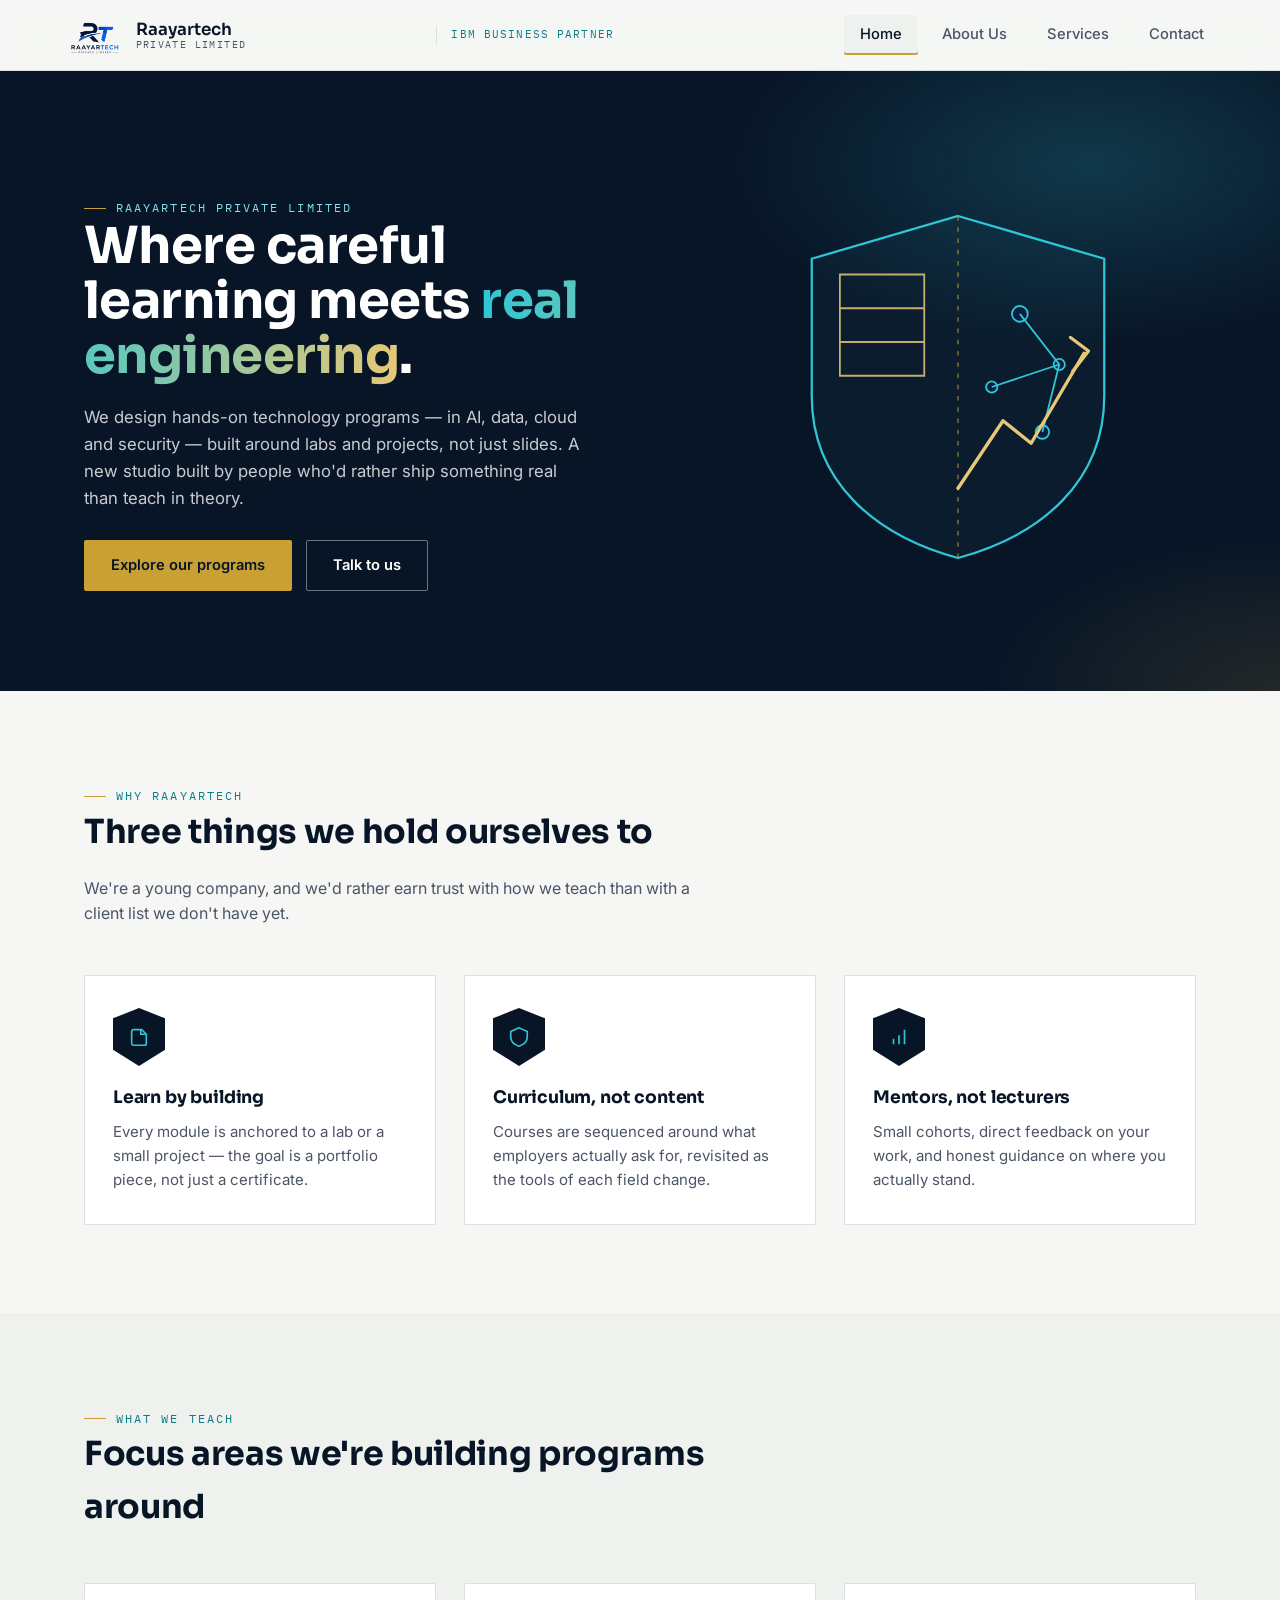
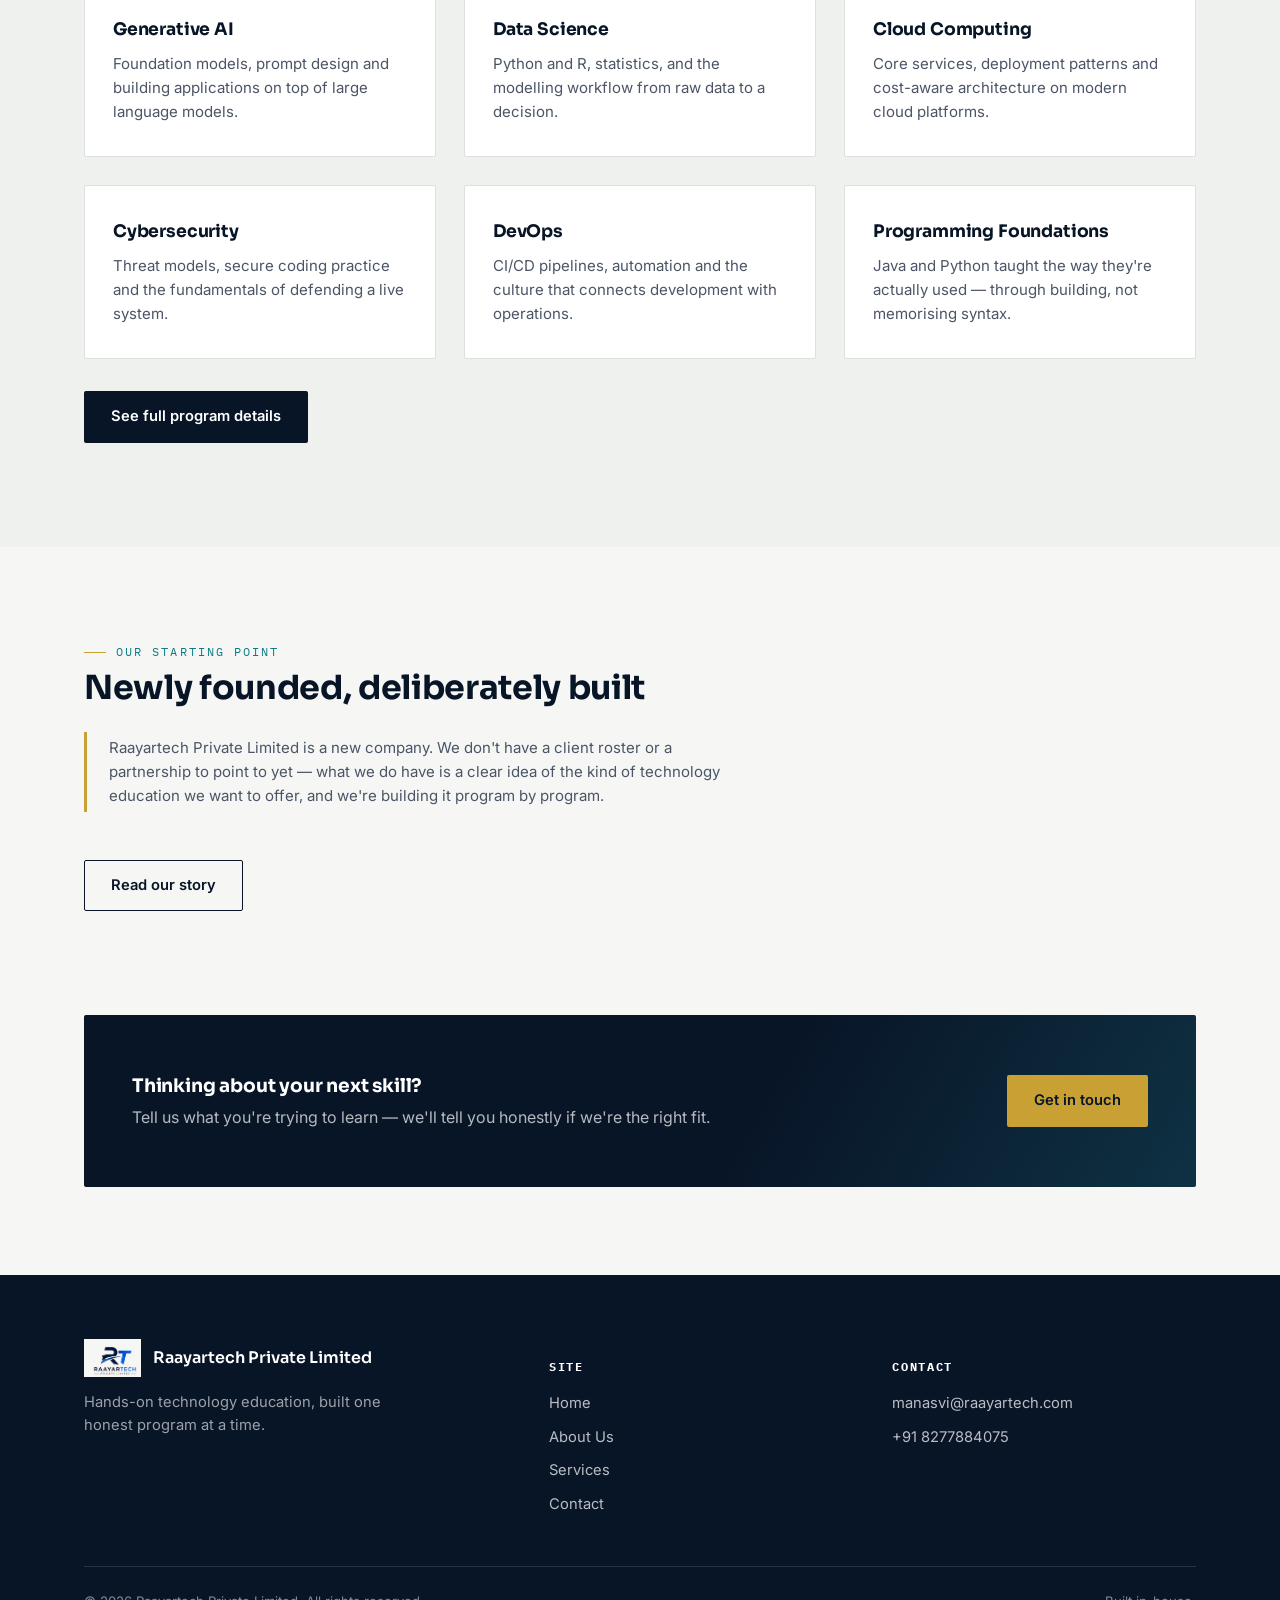
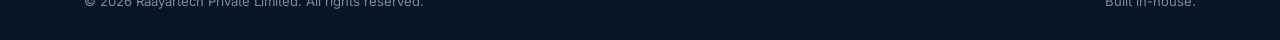
<file: index.html>
<!DOCTYPE html>
<html lang="en">
<head>
<meta charset="UTF-8">
<meta name="viewport" content="width=device-width, initial-scale=1.0">
<title>Raayartech Private Limited | Skills for the Technology-Driven Economy</title>
<meta name="description" content="Raayartech Private Limited builds hands-on, industry-aligned technology training in AI, data, cloud and cybersecurity — designed to make learners job-ready.">
<link rel="icon" href="logo.jpg">
<link rel="preconnect" href="https://fonts.googleapis.com">
<link href="https://fonts.googleapis.com/css2?family=Sora:wght@500;600;700&family=Inter:wght@400;500;600&family=IBM+Plex+Mono:wght@500&display=swap" rel="stylesheet">
<link rel="stylesheet" href="style.css">
</head>
<body>

<header class="site-header">
  <div class="container nav">
    <a href="index.html" class="brand">
      <img src="logo.jpg" alt="Raayartech Private Limited logo">
      <span class="brand-name">Raayartech<small>PRIVATE LIMITED</small></span>
    </a>
    <span class="partner-badge">IBM Business Partner</span>
    <span class="partner-badge-mobile">IBM Business Partner</span>
    <nav class="nav-links" id="nav-links">
      <a href="index.html" class="active">Home</a>
      <a href="about.html">About Us</a>
      <a href="services.html">Services</a>
      <a href="contact.html">Contact</a>
    </nav>
    <button class="nav-toggle" aria-label="Toggle menu" aria-expanded="false">
      <span></span><span></span><span></span>
    </button>
  </div>
</header>

<!-- HERO -->
<section class="hero">
  <div class="container hero-grid">
    <div>
      <span class="eyebrow" style="color:#7fe3ee;">Raayartech Private Limited</span>
      <h1>Where careful learning meets <em>real engineering</em>.</h1>
      <p class="lead">We design hands-on technology programs — in AI, data, cloud and security — built around labs and projects, not just slides. A new studio built by people who'd rather ship something real than teach in theory.</p>
      <div class="hero-cta">
        <a href="services.html" class="btn btn-gold">Explore our programs</a>
        <a href="contact.html" class="btn-ghost btn" style="border-color:rgba(255,255,255,.4); color:#fff;">Talk to us</a>
      </div>
    </div>
    <div class="shield-mark" aria-hidden="true">
      <svg viewBox="0 0 300 320" fill="none" xmlns="http://www.w3.org/2000/svg">
        <path d="M150 8 L280 46 L280 168 C280 244 224 292 150 312 C76 292 20 244 20 168 L20 46 Z" stroke="#2fc6d6" stroke-width="2" fill="rgba(47,198,214,0.04)"/>
        <path d="M150 8 V312" stroke="#c9a034" stroke-width="1.4" stroke-dasharray="4 6" opacity="0.6"/>
        <g stroke="#e6c877" stroke-width="1.6" opacity="0.85">
          <path d="M45 60 H120 V150 H45 Z" fill="none"/>
          <path d="M45 90 H120 M45 120 H120"/>
        </g>
        <g stroke="#2fc6d6" stroke-width="1.6">
          <circle cx="205" cy="95" r="7" fill="#0b1e3d"/>
          <circle cx="240" cy="140" r="5" fill="#0b1e3d"/>
          <circle cx="180" cy="160" r="5" fill="#0b1e3d"/>
          <circle cx="225" cy="200" r="6" fill="#0b1e3d"/>
          <path d="M205 95 L240 140 L225 200 M240 140 L180 160"/>
        </g>
        <path d="M150 250 L190 190 L215 210 L262 130" stroke="#e6c877" stroke-width="3" fill="none" stroke-linecap="round" stroke-linejoin="round"/>
        <path d="M250 116 L266 128 L252 146" stroke="#e6c877" stroke-width="3" fill="none" stroke-linecap="round" stroke-linejoin="round"/>
      </svg>
    </div>
  </div>
</section>

<!-- PILLARS -->
<section>
  <div class="container">
    <div class="section-head">
      <span class="eyebrow">Why Raayartech</span>
      <h2>Three things we hold ourselves to</h2>
      <p>We're a young company, and we'd rather earn trust with how we teach than with a client list we don't have yet.</p>
    </div>
    <div class="grid grid-3">
      <div class="card">
        <div class="badge">
          <svg viewBox="0 0 24 24" fill="none" stroke="currentColor" stroke-width="1.8"><path d="M4 19V6a2 2 0 0 1 2-2h9l5 5v10a2 2 0 0 1-2 2H6a2 2 0 0 1-2-2Z"/><path d="M14 4v5h5"/></svg>
        </div>
        <h3>Learn by building</h3>
        <p>Every module is anchored to a lab or a small project — the goal is a portfolio piece, not just a certificate.</p>
      </div>
      <div class="card">
        <div class="badge">
          <svg viewBox="0 0 24 24" fill="none" stroke="currentColor" stroke-width="1.8"><path d="M12 2 3 6v6c0 5 4 8.5 9 10 5-1.5 9-5 9-10V6Z"/></svg>
        </div>
        <h3>Curriculum, not content</h3>
        <p>Courses are sequenced around what employers actually ask for, revisited as the tools of each field change.</p>
      </div>
      <div class="card">
        <div class="badge">
          <svg viewBox="0 0 24 24" fill="none" stroke="currentColor" stroke-width="1.8"><path d="M12 20V10M18 20V4M6 20v-6"/></svg>
        </div>
        <h3>Mentors, not lecturers</h3>
        <p>Small cohorts, direct feedback on your work, and honest guidance on where you actually stand.</p>
      </div>
    </div>
  </div>
</section>

<!-- FOCUS AREAS -->
<section class="alt-bg">
  <div class="container">
    <div class="section-head">
      <span class="eyebrow">What we teach</span>
      <h2>Focus areas we're building programs around</h2>
    </div>
    <div class="grid grid-3">
      <div class="card">
        <h3>Generative AI</h3>
        <p>Foundation models, prompt design and building applications on top of large language models.</p>
      </div>
      <div class="card">
        <h3>Data Science</h3>
        <p>Python and R, statistics, and the modelling workflow from raw data to a decision.</p>
      </div>
      <div class="card">
        <h3>Cloud Computing</h3>
        <p>Core services, deployment patterns and cost-aware architecture on modern cloud platforms.</p>
      </div>
      <div class="card">
        <h3>Cybersecurity</h3>
        <p>Threat models, secure coding practice and the fundamentals of defending a live system.</p>
      </div>
      <div class="card">
        <h3>DevOps</h3>
        <p>CI/CD pipelines, automation and the culture that connects development with operations.</p>
      </div>
      <div class="card">
        <h3>Programming Foundations</h3>
        <p>Java and Python taught the way they're actually used — through building, not memorising syntax.</p>
      </div>
    </div>
    <p style="margin-top:32px;"><a href="services.html" class="btn btn-primary">See full program details</a></p>
  </div>
</section>

<!-- STORY STRIP -->
<section>
  <div class="container">
    <div class="section-head">
      <span class="eyebrow">Our starting point</span>
      <h2>Newly founded, deliberately built</h2>
      <p class="note">Raayartech Private Limited is a new company. We don't have a client roster or a partnership to point to yet — what we do have is a clear idea of the kind of technology education we want to offer, and we're building it program by program.</p>
    </div>
    <p><a href="about.html" class="btn-ghost btn">Read our story</a></p>
  </div>
</section>

<!-- CTA -->
<section style="padding-top:0;">
  <div class="container">
    <div class="cta-band">
      <div>
        <h3>Thinking about your next skill?</h3>
        <p>Tell us what you're trying to learn — we'll tell you honestly if we're the right fit.</p>
      </div>
      <a href="contact.html" class="btn btn-gold">Get in touch</a>
    </div>
  </div>
</section>

<footer class="site-footer">
  <div class="container">
    <div class="footer-grid">
      <div>
        <div class="footer-brand">
          <img src="logo.jpg" alt="Raayartech logo">
          <span>Raayartech Private Limited</span>
        </div>
        <p style="max-width:34ch; color:rgba(255,255,255,.6); font-size:.92rem;">Hands-on technology education, built one honest program at a time.</p>
      </div>
      <div>
        <h5>Site</h5>
        <ul>
          <li><a href="index.html">Home</a></li>
          <li><a href="about.html">About Us</a></li>
          <li><a href="services.html">Services</a></li>
          <li><a href="contact.html">Contact</a></li>
        </ul>
      </div>
      <div>
        <h5>Contact</h5>
        <ul>
          <li>manasvi@raayartech.com</li>
          <li>+91 8277884075</li>
        </ul>
      </div>
    </div>
    <div class="footer-bottom">
      <span>© <span id="year"></span> Raayartech Private Limited. All rights reserved.</span>
      <span>Built in-house.</span>
    </div>
  </div>
</footer>

<script src="script.js"></script>
</body>
</html>
</file>
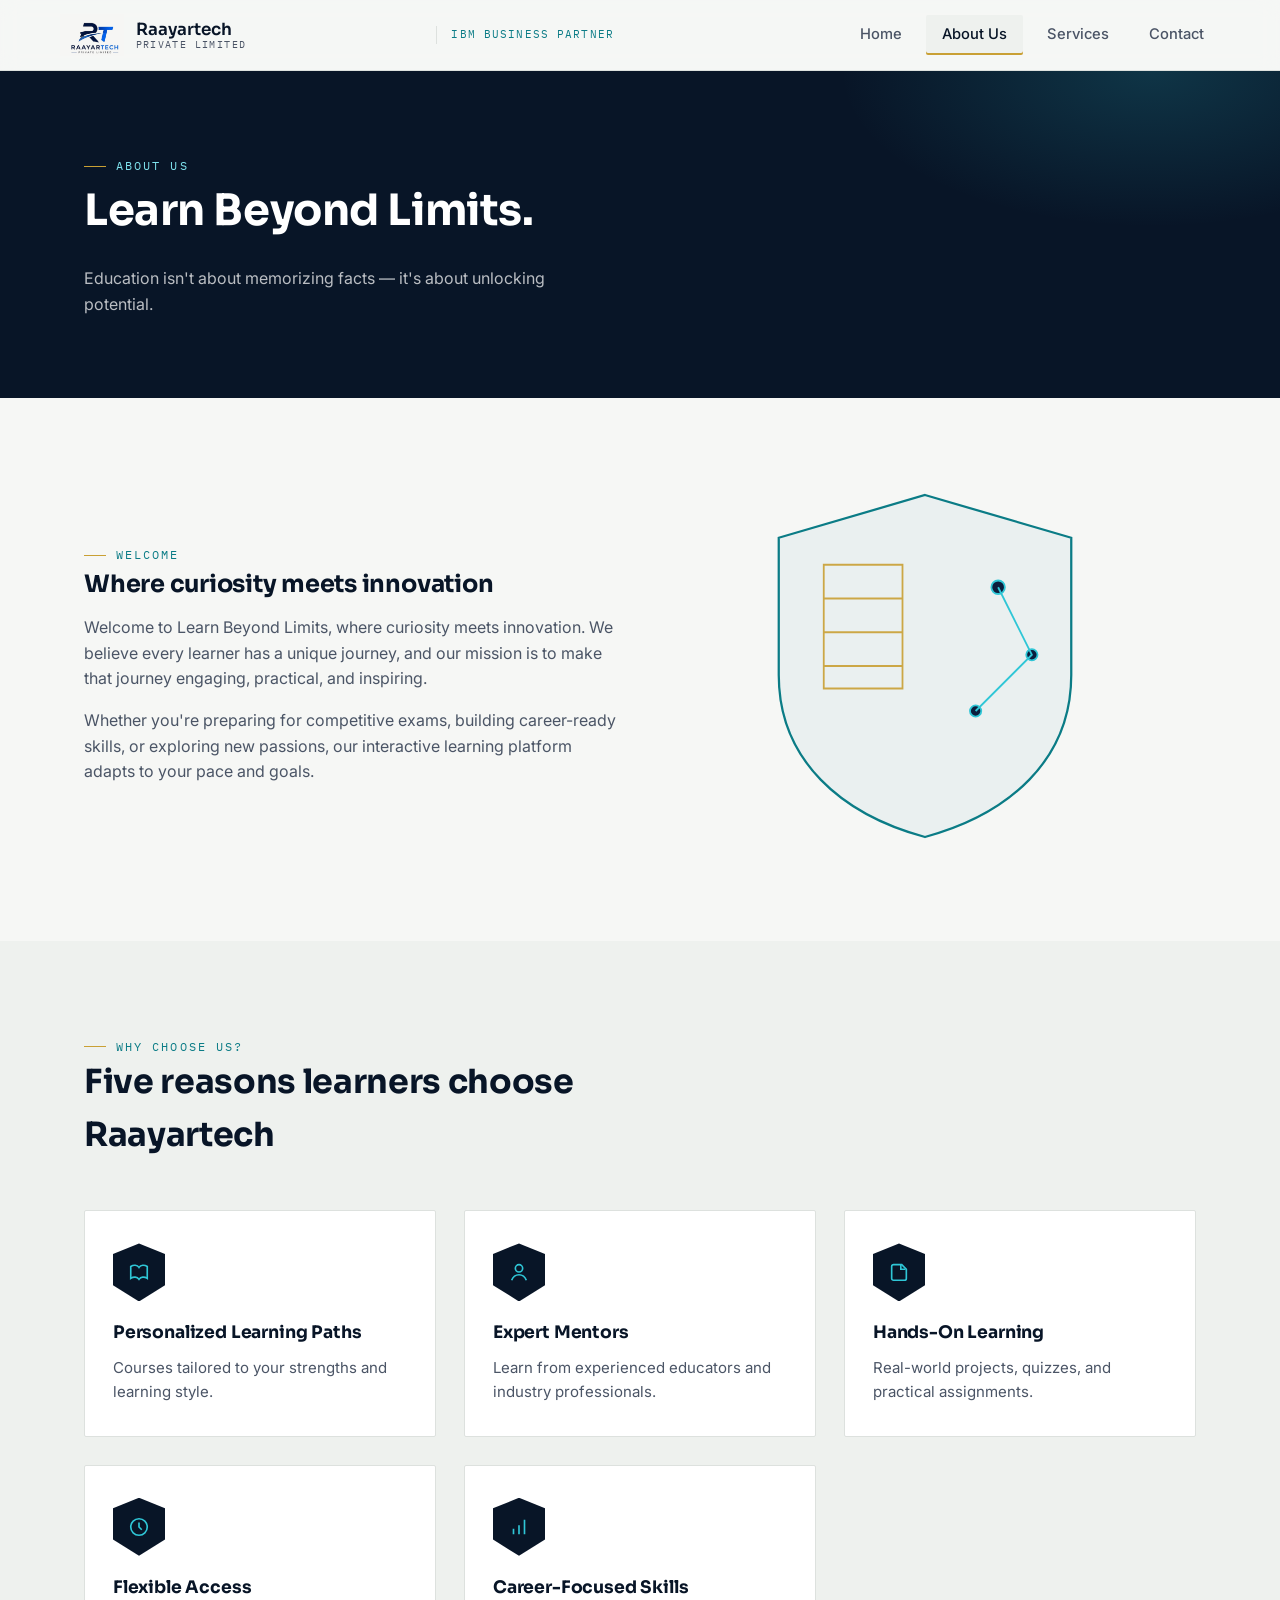
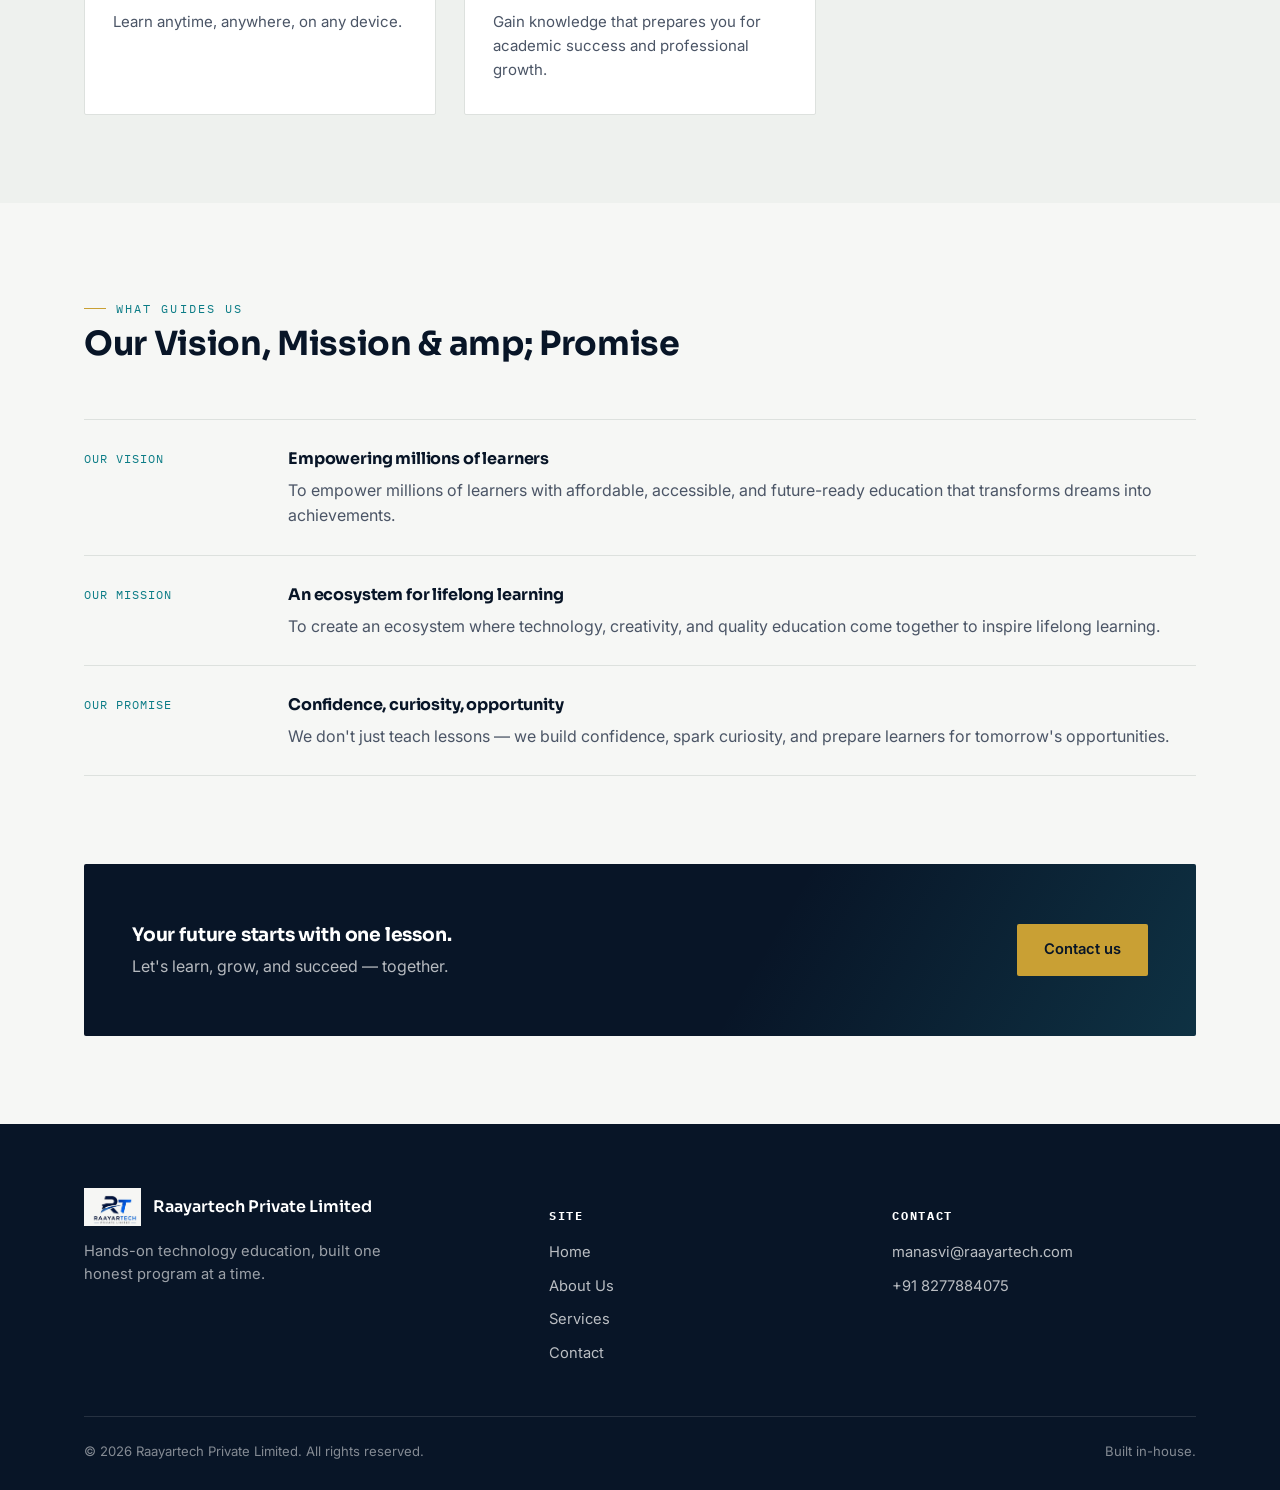
<file: about.html>
<!DOCTYPE html>
<html lang="en">
<head>
<meta charset="UTF-8">
<meta name="viewport" content="width=device-width, initial-scale=1.0">
<title>About Us | Raayartech Private Limited</title>
<meta name="description" content="Raayartech Private Limited — Learn Beyond Limits. A newly founded edtech company building hands-on, personalized technology programs from the ground up.">
<link rel="icon" href="logo.jpg">
<link rel="preconnect" href="https://fonts.googleapis.com">
<link href="https://fonts.googleapis.com/css2?family=Sora:wght@500;600;700&family=Inter:wght@400;500;600&family=IBM+Plex+Mono:wght@500&display=swap" rel="stylesheet">
<link rel="stylesheet" href="style.css">
</head>
<body>

<header class="site-header">
  <div class="container nav">
    <a href="index.html" class="brand">
      <img src="logo.jpg" alt="Raayartech Private Limited logo">
      <span class="brand-name">Raayartech<small>PRIVATE LIMITED</small></span>
    </a>
    <span class="partner-badge">IBM Business Partner</span>
    <span class="partner-badge-mobile">IBM Business Partner</span>
    <nav class="nav-links" id="nav-links">
      <a href="index.html">Home</a>
      <a href="about.html" class="active">About Us</a>
      <a href="services.html">Services</a>
      <a href="contact.html">Contact</a>
    </nav>
    <button class="nav-toggle" aria-label="Toggle menu" aria-expanded="false">
      <span></span><span></span><span></span>
    </button>
  </div>
</header>

<section class="page-hero">
  <div class="container">
    <span class="eyebrow" style="color:#7fe3ee;">About Us</span>
    <h1>Learn Beyond Limits.</h1>
    <p>Education isn't about memorizing facts — it's about unlocking potential.</p>
  </div>
</section>

<section>
  <div class="container">
    <div class="grid grid-2" style="align-items:center;">
      <div>
        <span class="eyebrow">Welcome</span>
        <h2>Where curiosity meets innovation</h2>
        <p>Welcome to Learn Beyond Limits, where curiosity meets innovation. We believe every learner has a unique journey, and our mission is to make that journey engaging, practical, and inspiring.</p>
        <p>Whether you're preparing for competitive exams, building career-ready skills, or exploring new passions, our interactive learning platform adapts to your pace and goals.</p>
      </div>
      <div class="shield-mark" aria-hidden="true">
        <svg viewBox="0 0 300 320" fill="none" xmlns="http://www.w3.org/2000/svg">
          <path d="M150 8 L280 46 L280 168 C280 244 224 292 150 312 C76 292 20 244 20 168 L20 46 Z" stroke="#0b7c86" stroke-width="2" fill="rgba(11,124,134,0.05)"/>
          <g stroke="#c9a034" stroke-width="1.6" opacity="0.9">
            <path d="M60 70 H130 V180 H60 Z" fill="none"/>
            <path d="M60 100 H130 M60 130 H130 M60 160 H130"/>
          </g>
          <g stroke="#2fc6d6" stroke-width="1.6">
            <circle cx="215" cy="90" r="6" fill="#0b1e3d"/>
            <circle cx="245" cy="150" r="5" fill="#0b1e3d"/>
            <circle cx="195" cy="200" r="5" fill="#0b1e3d"/>
            <path d="M215 90 L245 150 L195 200"/>
          </g>
        </svg>
      </div>
    </div>
  </div>
</section>

<section class="alt-bg">
  <div class="container">
    <div class="section-head">
      <span class="eyebrow">Why Choose Us?</span>
      <h2>Five reasons learners choose Raayartech</h2>
    </div>
    <div class="grid grid-3">
      <div class="card">
        <div class="badge">
          <svg viewBox="0 0 24 24" fill="none" stroke="currentColor" stroke-width="1.8"><path d="M12 20c-2-3-6-3-9-1V6c3-2 7-2 9 1 2-3 6-3 9-1v13c-3-2-7-2-9 1Z"/></svg>
        </div>
        <h3>Personalized Learning Paths</h3>
        <p>Courses tailored to your strengths and learning style.</p>
      </div>
      <div class="card">
        <div class="badge">
          <svg viewBox="0 0 24 24" fill="none" stroke="currentColor" stroke-width="1.8"><circle cx="12" cy="8" r="4"/><path d="M4 21c1.5-4 5-6 8-6s6.5 2 8 6"/></svg>
        </div>
        <h3>Expert Mentors</h3>
        <p>Learn from experienced educators and industry professionals.</p>
      </div>
      <div class="card">
        <div class="badge">
          <svg viewBox="0 0 24 24" fill="none" stroke="currentColor" stroke-width="1.8"><path d="M4 19V6a2 2 0 0 1 2-2h9l5 5v10a2 2 0 0 1-2 2H6a2 2 0 0 1-2-2Z"/><path d="M14 4v5h5"/></svg>
        </div>
        <h3>Hands-On Learning</h3>
        <p>Real-world projects, quizzes, and practical assignments.</p>
      </div>
      <div class="card">
        <div class="badge">
          <svg viewBox="0 0 24 24" fill="none" stroke="currentColor" stroke-width="1.8"><circle cx="12" cy="12" r="9"/><path d="M12 7v5l3 3"/></svg>
        </div>
        <h3>Flexible Access</h3>
        <p>Learn anytime, anywhere, on any device.</p>
      </div>
      <div class="card">
        <div class="badge">
          <svg viewBox="0 0 24 24" fill="none" stroke="currentColor" stroke-width="1.8"><path d="M12 20V10M18 20V4M6 20v-6"/></svg>
        </div>
        <h3>Career-Focused Skills</h3>
        <p>Gain knowledge that prepares you for academic success and professional growth.</p>
      </div>
    </div>
  </div>
</section>

<section>
  <div class="container">
    <div class="section-head">
      <span class="eyebrow">What guides us</span>
      <h2>Our Vision, Mission & amp; Promise</h2>
    </div>
    <div class="rowlist">
      <div>
        <span class="tag">Our Vision</span>
        <div>
          <h4 style="margin:0 0 6px;">Empowering millions of learners</h4>
          <p style="margin:0;">To empower millions of learners with affordable, accessible, and future-ready education that transforms dreams into achievements.</p>
        </div>
      </div>
      <div>
        <span class="tag">Our Mission</span>
        <div>
          <h4 style="margin:0 0 6px;">An ecosystem for lifelong learning</h4>
          <p style="margin:0;">To create an ecosystem where technology, creativity, and quality education come together to inspire lifelong learning.</p>
        </div>
      </div>
      <div>
        <span class="tag">Our Promise</span>
        <div>
          <h4 style="margin:0 0 6px;">Confidence, curiosity, opportunity</h4>
          <p style="margin:0;">We don't just teach lessons — we build confidence, spark curiosity, and prepare learners for tomorrow's opportunities.</p>
        </div>
      </div>
    </div>
  </div>
</section>

<section style="padding-top:0;">
  <div class="container">
    <div class="cta-band">
      <div>
        <h3>Your future starts with one lesson.</h3>
        <p>Let's learn, grow, and succeed — together.</p>
      </div>
      <a href="contact.html" class="btn btn-gold">Contact us</a>
    </div>
  </div>
</section>

<footer class="site-footer">
  <div class="container">
    <div class="footer-grid">
      <div>
        <div class="footer-brand">
          <img src="logo.jpg" alt="Raayartech logo">
          <span>Raayartech Private Limited</span>
        </div>
        <p style="max-width:34ch; color:rgba(255,255,255,.6); font-size:.92rem;">Hands-on technology education, built one honest program at a time.</p>
      </div>
      <div>
        <h5>Site</h5>
        <ul>
          <li><a href="index.html">Home</a></li>
          <li><a href="about.html">About Us</a></li>
          <li><a href="services.html">Services</a></li>
          <li><a href="contact.html">Contact</a></li>
        </ul>
      </div>
      <div>
        <h5>Contact</h5>
        <ul>
           <li>manasvi@raayartech.com</li>
          <li>+91 8277884075</li>
        </ul>
      </div>
    </div>
    <div class="footer-bottom">
      <span>© <span id="year"></span> Raayartech Private Limited. All rights reserved.</span>
      <span>Built in-house.</span>
    </div>
  </div>
</footer>

<script src="script.js"></script>
</body>
</html>
</file>
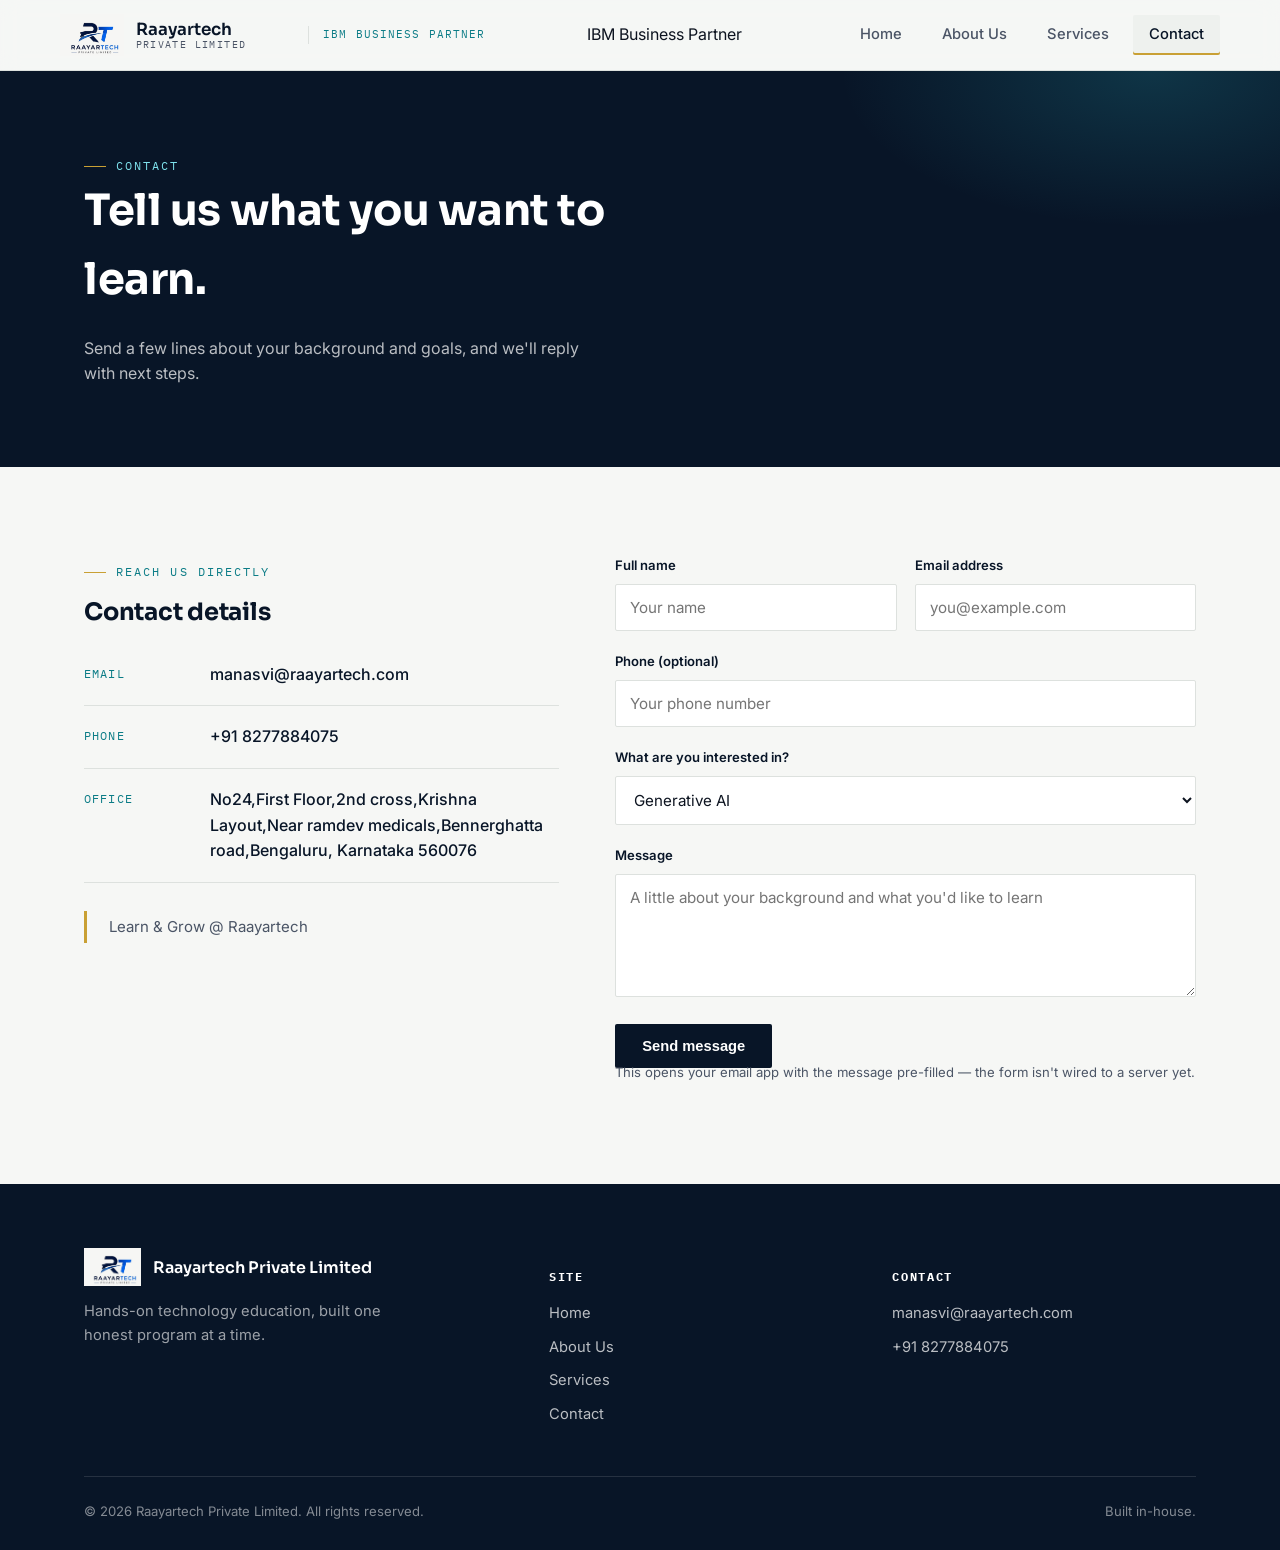
<file: contact.html>
<!DOCTYPE html>
<html lang="en">
<head>
<meta charset="UTF-8">
<meta name="viewport" content="width=device-width, initial-scale=1.0">
<title>Contact | Raayartech Private Limited</title>
<meta name="description" content="Get in touch with Raayartech Private Limited about our technology training programs.">
<link rel="icon" href="logo.jpg">
<link rel="preconnect" href="https://fonts.googleapis.com">
<link href="https://fonts.googleapis.com/css2?family=Sora:wght@500;600;700&family=Inter:wght@400;500;600&family=IBM+Plex+Mono:wght@500&display=swap" rel="stylesheet">
<link rel="stylesheet" href="style.css">
</head>
<body>

<header class="site-header">
  <div class="container nav">
    <a href="index.html" class="brand">
      <img src="logo.jpg" alt="Raayartech Private Limited logo">
      <span class="brand-name">Raayartech<small>PRIVATE LIMITED</small></span>
    </a>
    <span class="partner-badge">IBM Business Partner</span
    <span class="partner-badge-mobile">IBM Business Partner</span>
    <nav class="nav-links" id="nav-links">
      <a href="index.html">Home</a>
      <a href="about.html">About Us</a>
      <a href="services.html">Services</a>
      <a href="contact.html" class="active">Contact</a>
    </nav>
    <button class="nav-toggle" aria-label="Toggle menu" aria-expanded="false">
      <span></span><span></span><span></span>
    </button>
  </div>
</header>

<section class="page-hero">
  <div class="container">
    <span class="eyebrow" style="color:#7fe3ee;">Contact</span>
    <h1>Tell us what you want to learn.</h1>
    <p>Send a few lines about your background and goals, and we'll reply with next steps.</p>
  </div>
</section>

<section>
  <div class="container contact-grid">
    <div>
      <span class="eyebrow">Reach us directly</span>
      <h2 style="margin-top:12px;">Contact details</h2>

      <div class="contact-detail">
        <span class="k">Email</span>
        <span class="v">manasvi@raayartech.com</span>
      </div>
      <div class="contact-detail">
        <span class="k">Phone</span>
        <span class="v">+91 8277884075</span>
      </div>
      <div class="contact-detail">
        <span class="k">Office</span>
        <span class="v">No24,First Floor,2nd cross,Krishna Layout,Near ramdev medicals,Bennerghatta road,Bengaluru, Karnataka 560076</span>
      </div>
      <p class="note" style="margin-top:28px;">Learn & Grow @ Raayartech</p>
    </div>

    <div>
      <form id="contact-form">
        <div class="form-row">
          <div class="form-field">
            <label for="name">Full name</label>
            <input type="text" id="name" name="name" required placeholder="Your name">
          </div>
          <div class="form-field">
            <label for="email">Email address</label>
            <input type="email" id="email" name="email" required placeholder="you@example.com">
          </div>
        </div>
        <div class="form-field">
          <label for="phone">Phone (optional)</label>
          <input type="tel" id="phone" name="phone" placeholder="Your phone number">
        </div>
        <div class="form-field">
          <label for="interest">What are you interested in?</label>
          <select id="interest" name="interest">
            <option>Generative AI</option>
            <option>Data Science</option>
            <option>Cloud Computing</option>
            <option>Cybersecurity</option>
            <option>DevOps</option>
            <option>Programming Foundations</option>
            <option>Quantum Computing</option>
            <option>Not sure yet</option>
            
          </select>
        </div>
        <div class="form-field">
          <label for="message">Message</label>
          <textarea id="message" name="message" rows="5" required placeholder="A little about your background and what you'd like to learn"></textarea>
        </div>
        <button type="submit" class="btn btn-primary">Send message</button>
        <p class="form-note">This opens your email app with the message pre-filled — the form isn't wired to a server yet.</p>
      </form>
    </div>
  </div>
</section>

<footer class="site-footer">
  <div class="container">
    <div class="footer-grid">
      <div>
        <div class="footer-brand">
          <img src="logo.jpg" alt="Raayartech logo">
          <span>Raayartech Private Limited</span>
        </div>
        <p style="max-width:34ch; color:rgba(255,255,255,.6); font-size:.92rem;">Hands-on technology education, built one honest program at a time.</p>
      </div>
      <div>
        <h5>Site</h5>
        <ul>
          <li><a href="index.html">Home</a></li>
          <li><a href="about.html">About Us</a></li>
          <li><a href="services.html">Services</a></li>
          <li><a href="contact.html">Contact</a></li>
        </ul>
      </div>
      <div>
        <h5>Contact</h5>
        <ul>
          <li>manasvi@raayartech.com</li>
          <li>+91 8277884075</li>
        </ul>
      </div>
    </div>
    <div class="footer-bottom">
      <span>© <span id="year"></span> Raayartech Private Limited. All rights reserved.</span>
      <span>Built in-house.</span>
    </div>
  </div>
</footer>

<script src="script.js"></script>
</body>
</html>
</file>
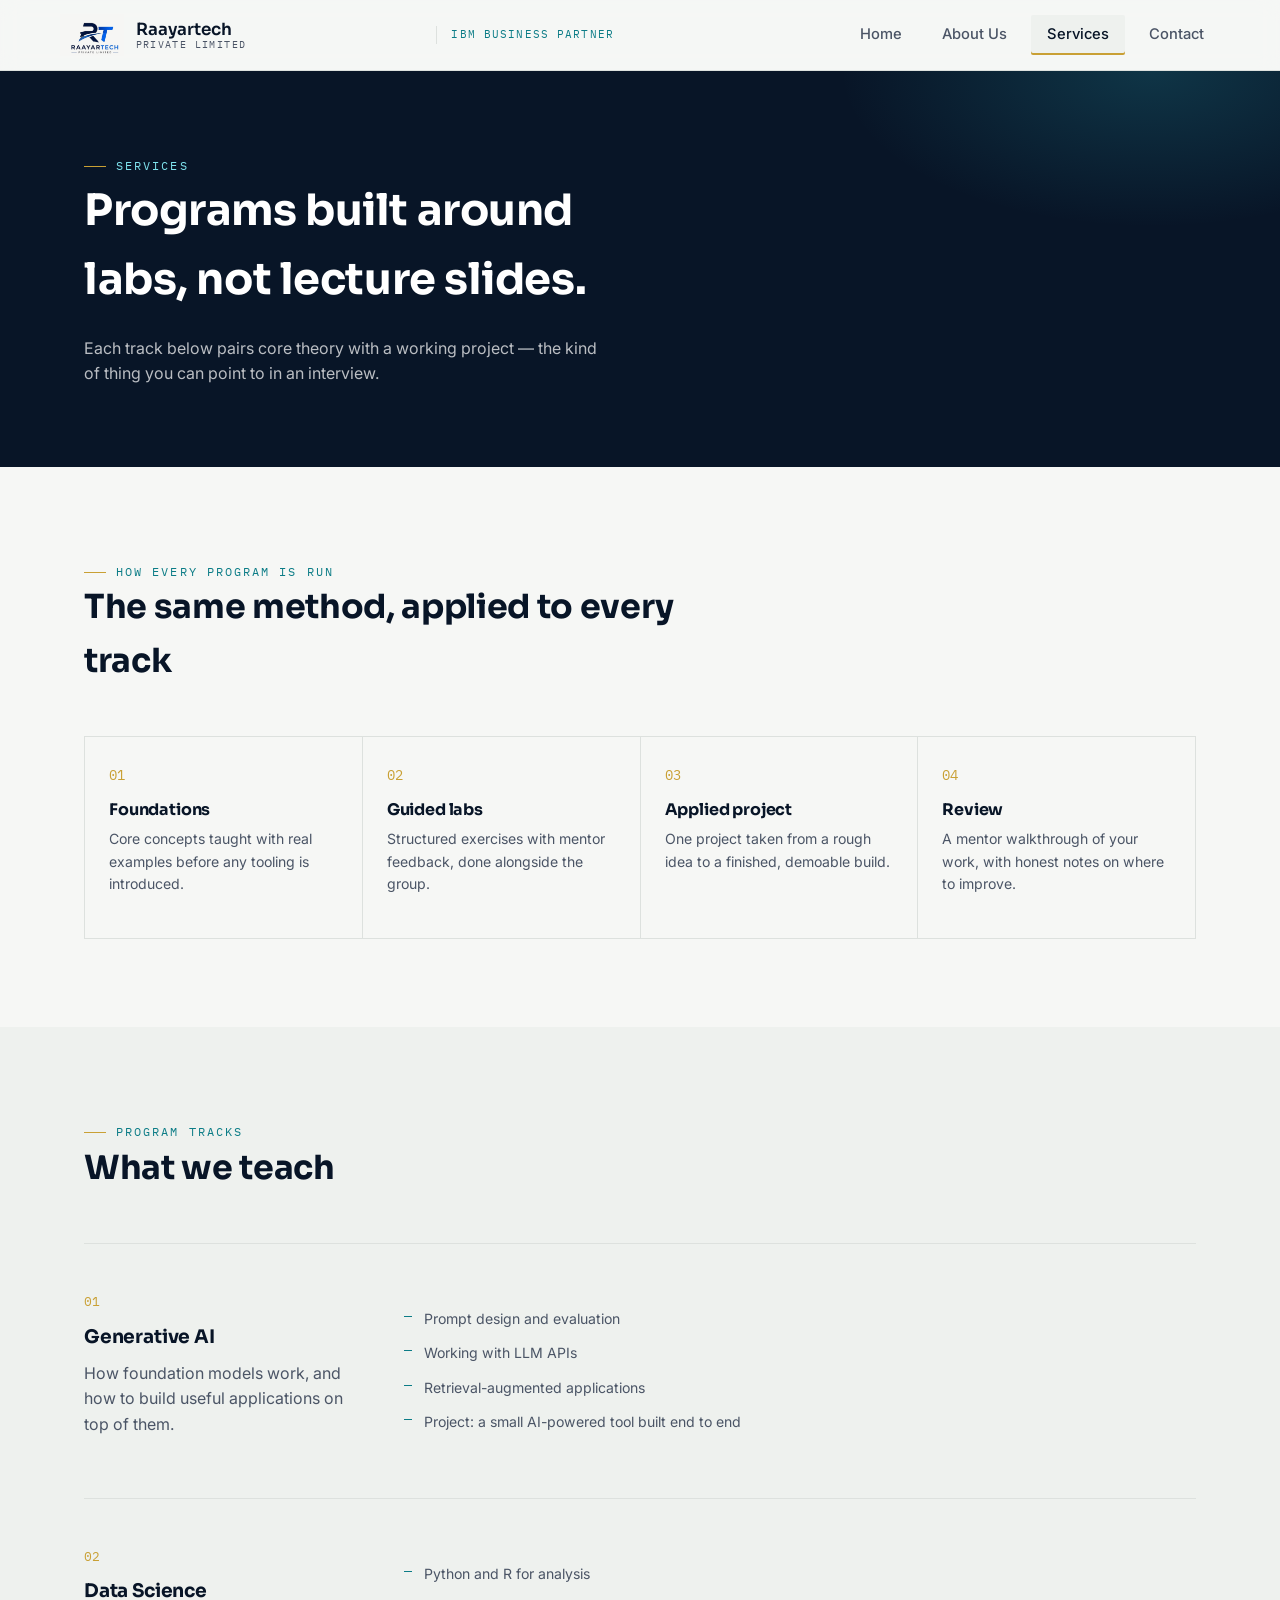
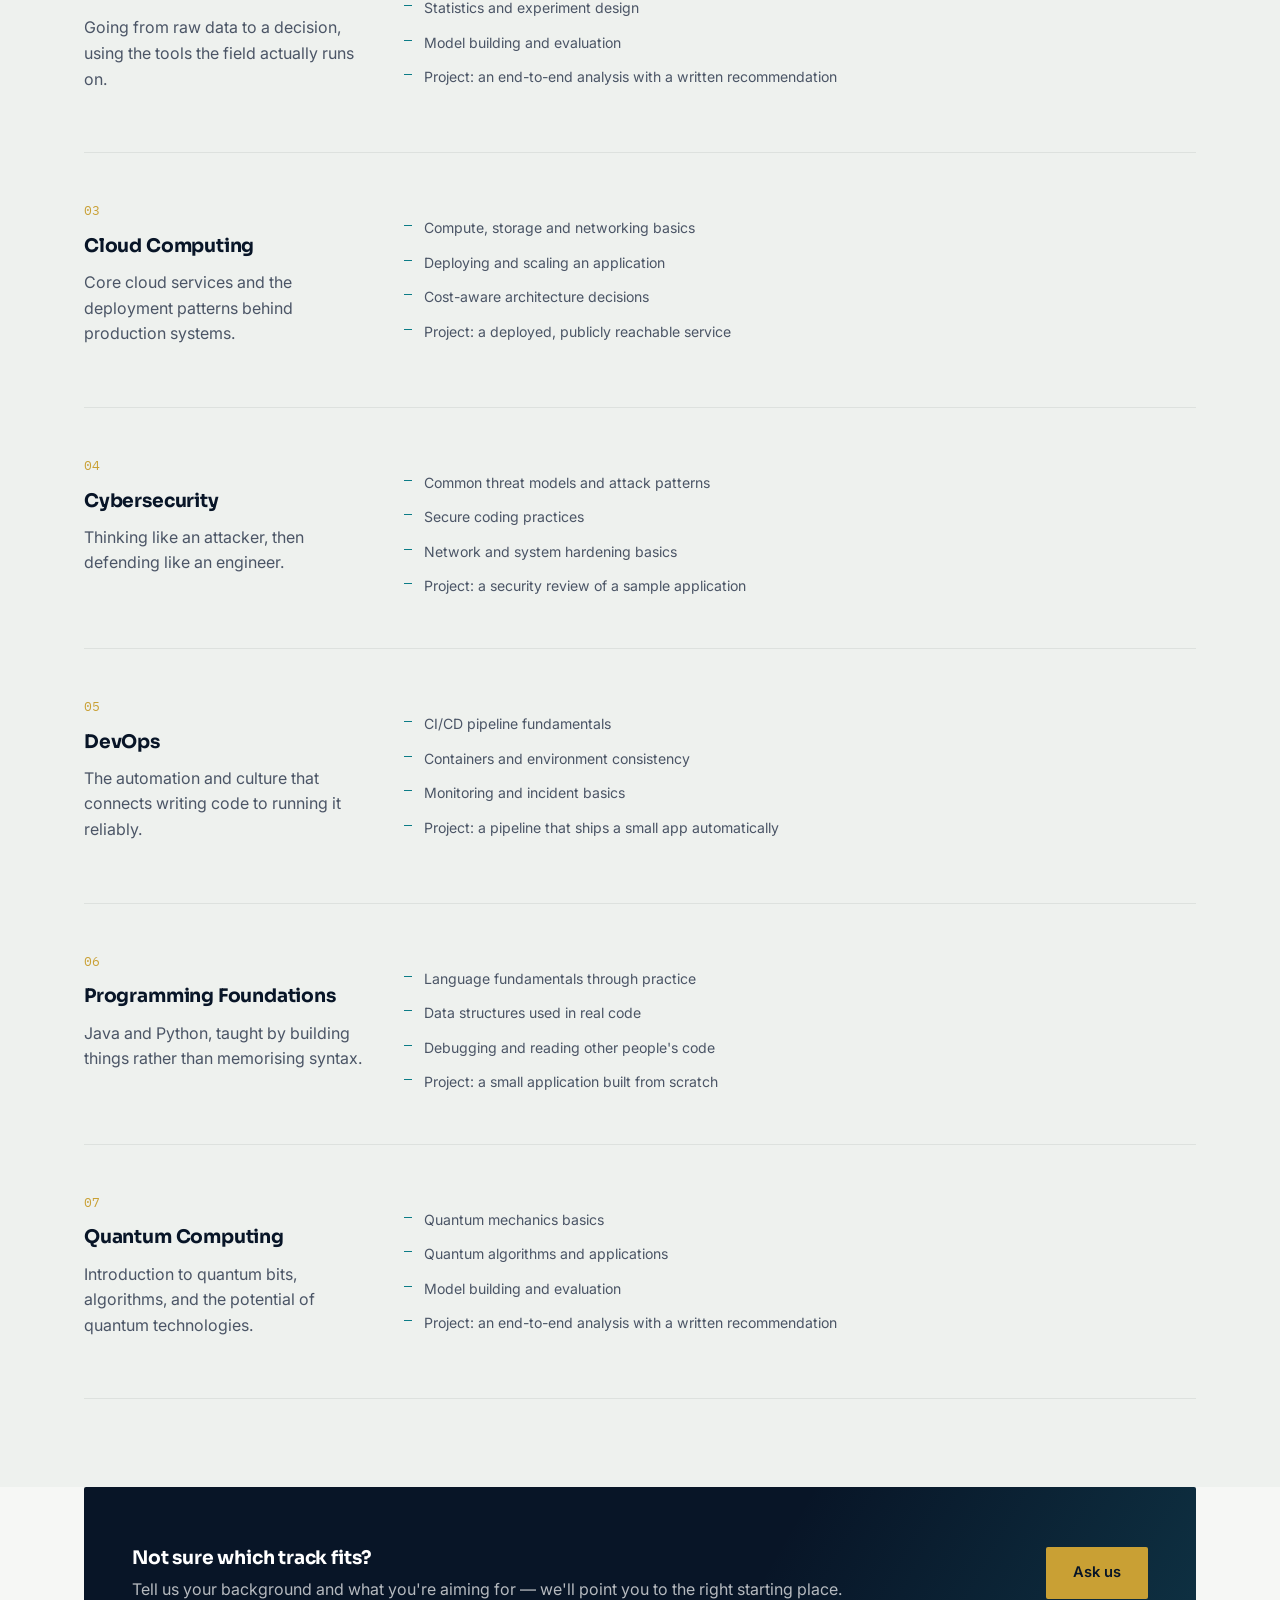
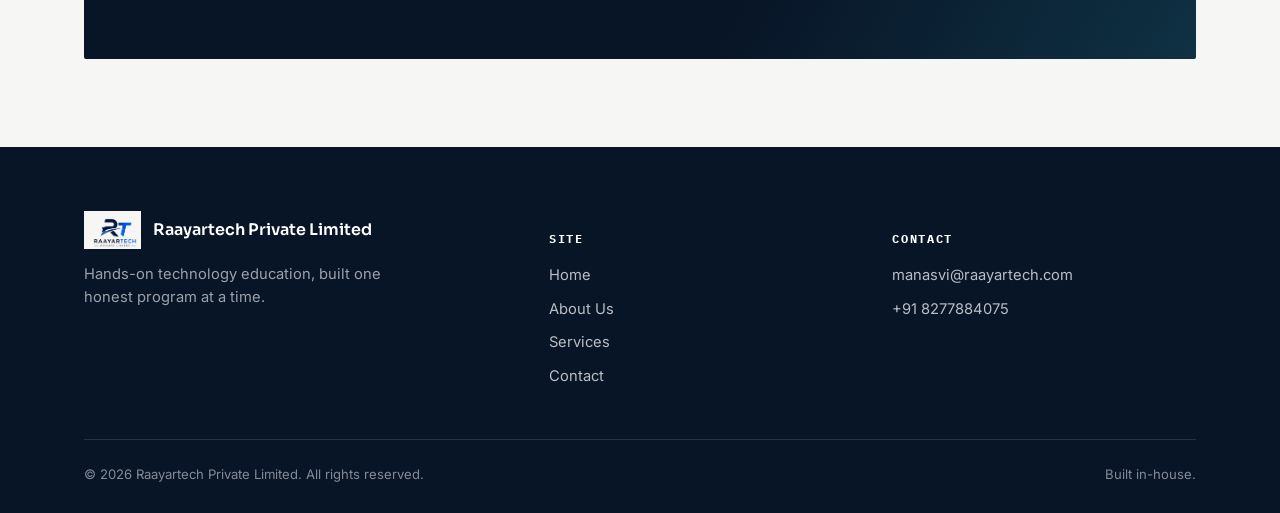
<file: services.html>
<!DOCTYPE html>
<html lang="en">
<head>
<meta charset="UTF-8">
<meta name="viewport" content="width=device-width, initial-scale=1.0">
<title>Services | Raayartech Private Limited</title>
<meta name="description" content="Hands-on programs from Raayartech Private Limited in Generative AI, Data Science, Cloud, Cybersecurity, DevOps and core programming.">
<link rel="icon" href="logo.jpg">
<link rel="preconnect" href="https://fonts.googleapis.com">
<link href="https://fonts.googleapis.com/css2?family=Sora:wght@500;600;700&family=Inter:wght@400;500;600&family=IBM+Plex+Mono:wght@500&display=swap" rel="stylesheet">
<link rel="stylesheet" href="style.css">
</head>
<body>

<header class="site-header">
  <div class="container nav">
    <a href="index.html" class="brand">
      <img src="logo.jpg" alt="Raayartech Private Limited logo">
      <span class="brand-name">Raayartech<small>PRIVATE LIMITED</small></span>
    </a>
    <span class="partner-badge">IBM Business Partner</span>
    <span class="partner-badge-mobile">IBM Business Partner</span>
    <nav class="nav-links" id="nav-links">
      <a href="index.html">Home</a>
      <a href="about.html">About Us</a>
      <a href="services.html" class="active">Services</a>
      <a href="contact.html">Contact</a>
    </nav>
    <button class="nav-toggle" aria-label="Toggle menu" aria-expanded="false">
      <span></span><span></span><span></span>
    </button>
  </div>
</header>

<section class="page-hero">
  <div class="container">
    <span class="eyebrow" style="color:#7fe3ee;">Services</span>
    <h1>Programs built around labs, not lecture slides.</h1>
    <p>Each track below pairs core theory with a working project — the kind of thing you can point to in an interview.</p>
  </div>
</section>

<section>
  <div class="container">
    <div class="section-head">
      <span class="eyebrow">How every program is run</span>
      <h2>The same method, applied to every track</h2>
    </div>
    <ul class="process">
      <li>
        <h4>Foundations</h4>
        <p>Core concepts taught with real examples before any tooling is introduced.</p>
      </li>
      <li>
        <h4>Guided labs</h4>
        <p>Structured exercises with mentor feedback, done alongside the group.</p>
      </li>
      <li>
        <h4>Applied project</h4>
        <p>One project taken from a rough idea to a finished, demoable build.</p>
      </li>
      <li>
        <h4>Review</h4>
        <p>A mentor walkthrough of your work, with honest notes on where to improve.</p>
      </li>
    </ul>
  </div>
</section>

<section class="alt-bg">
  <div class="container">
    <div class="section-head">
      <span class="eyebrow">Program tracks</span>
      <h2>What we teach</h2>
    </div>
    <div class="service-detail">

      <div class="service-row">
        <div>
          <span class="idx">01</span>
          <h3>Generative AI</h3>
          <p>How foundation models work, and how to build useful applications on top of them.</p>
        </div>
        <ul>
          <li>Prompt design and evaluation</li>
          <li>Working with LLM APIs</li>
          <li>Retrieval-augmented applications</li>
          <li>Project: a small AI-powered tool built end to end</li>
        </ul>
      </div>

      <div class="service-row">
        <div>
          <span class="idx">02</span>
          <h3>Data Science</h3>
          <p>Going from raw data to a decision, using the tools the field actually runs on.</p>
        </div>
        <ul>
          <li>Python and R for analysis</li>
          <li>Statistics and experiment design</li>
          <li>Model building and evaluation</li>
          <li>Project: an end-to-end analysis with a written recommendation</li>
        </ul>
      </div>

      <div class="service-row">
        <div>
          <span class="idx">03</span>
          <h3>Cloud Computing</h3>
          <p>Core cloud services and the deployment patterns behind production systems.</p>
        </div>
        <ul>
          <li>Compute, storage and networking basics</li>
          <li>Deploying and scaling an application</li>
          <li>Cost-aware architecture decisions</li>
          <li>Project: a deployed, publicly reachable service</li>
        </ul>
      </div>

      <div class="service-row">
        <div>
          <span class="idx">04</span>
          <h3>Cybersecurity</h3>
          <p>Thinking like an attacker, then defending like an engineer.</p>
        </div>
        <ul>
          <li>Common threat models and attack patterns</li>
          <li>Secure coding practices</li>
          <li>Network and system hardening basics</li>
          <li>Project: a security review of a sample application</li>
        </ul>
      </div>

      <div class="service-row">
        <div>
          <span class="idx">05</span>
          <h3>DevOps</h3>
          <p>The automation and culture that connects writing code to running it reliably.</p>
        </div>
        <ul>
          <li>CI/CD pipeline fundamentals</li>
          <li>Containers and environment consistency</li>
          <li>Monitoring and incident basics</li>
          <li>Project: a pipeline that ships a small app automatically</li>
        </ul>
      </div>

      <div class="service-row">
        <div>
          <span class="idx">06</span>
          <h3>Programming Foundations</h3>
          <p>Java and Python, taught by building things rather than memorising syntax.</p>
        </div>
        <ul>
          <li>Language fundamentals through practice</li>
          <li>Data structures used in real code</li>
          <li>Debugging and reading other people's code</li>
          <li>Project: a small application built from scratch</li>
        </ul>
      </div>
      <div class="service-row">
        <div>
          <span class="idx">07</span>
          <h3>Quantum Computing</h3>
          <p>Introduction to quantum bits, algorithms, and the potential of quantum technologies.</p>
        </div>
        <ul>
          <li>Quantum mechanics basics</li>
          <li>Quantum algorithms and applications</li>
          <li>Model building and evaluation</li>
          <li>Project: an end-to-end analysis with a written recommendation</li>
        </ul>
      </div>

    </div>
  </div>
</section>

<section style="padding-top:0;">
  <div class="container">
    <div class="cta-band">
      <div>
        <h3>Not sure which track fits?</h3>
        <p>Tell us your background and what you're aiming for — we'll point you to the right starting place.</p>
      </div>
      <a href="contact.html" class="btn btn-gold">Ask us</a>
    </div>
  </div>
</section>

<footer class="site-footer">
  <div class="container">
    <div class="footer-grid">
      <div>
        <div class="footer-brand">
          <img src="logo.jpg" alt="Raayartech logo">
          <span>Raayartech Private Limited</span>
        </div>
        <p style="max-width:34ch; color:rgba(255,255,255,.6); font-size:.92rem;">Hands-on technology education, built one honest program at a time.</p>
      </div>
      <div>
        <h5>Site</h5>
        <ul>
          <li><a href="index.html">Home</a></li>
          <li><a href="about.html">About Us</a></li>
          <li><a href="services.html">Services</a></li>
          <li><a href="contact.html">Contact</a></li>
        </ul>
      </div>
      <div>
        <h5>Contact</h5>
        <ul>
           <li>manasvi@raayartech.com</li>
          <li>+91 8277884075</li>
        </ul>
      </div>
    </div>
    <div class="footer-bottom">
      <span>© <span id="year"></span> Raayartech Private Limited. All rights reserved.</span>
      <span>Built in-house.</span>
    </div>
  </div>
</footer>

<script src="script.js"></script>
</body>
</html>
</file>
<file: style.css>
/* ============================================================
   RAAYARTECH PRIVATE LIMITED — Design tokens
   Palette drawn from the company mark: deep navy shield, a
   teal-to-cyan circuit gradient, and a gold ledger-page edge.
   ============================================================ */
:root{
  --navy-900:#081527;
  --navy-800:#0c1e39;
  --navy-700:#122a4f;
  --teal-600:#0b7c86;
  --cyan-400:#2fc6d6;
  --gold-500:#c9a034;
  --gold-300:#e6c877;
  --paper:#f6f7f5;
  --paper-2:#eef1ee;
  --ink-900:#0d1420;
  --ink-600:#4b5566;
  --line:#dde1de;
  --radius:2px;

  --font-display:"Sora", "Segoe UI", sans-serif;
  --font-body:"Inter", "Segoe UI", sans-serif;
  --font-mono:"IBM Plex Mono", "Courier New", monospace;
}

*,*::before,*::after{box-sizing:border-box;}
html{scroll-behavior:smooth;}
body{
  margin:0;
  font-family:var(--font-body);
  color:var(--ink-900);
  background:var(--paper);
  line-height:1.6;
  -webkit-font-smoothing:antialiased;
}
img{max-width:100%;display:block;}
a{color:inherit;text-decoration:none;}
ul{margin:0;padding:0;list-style:none;}
h1,h2,h3,h4{
  font-family:var(--font-display);
  margin:0 0 .5em;
  letter-spacing:-0.01em;
  color:var(--navy-900);
}
p{margin:0 0 1em;color:var(--ink-600);}
.container{
  width:100%;
  max-width:1160px;
  margin:0 auto;
  padding:0 24px;
}
.eyebrow{
  font-family:var(--font-mono);
  font-size:.72rem;
  letter-spacing:.18em;
  text-transform:uppercase;
  color:var(--teal-600);
  display:inline-flex;
  align-items:center;
  gap:10px;
}
.eyebrow::before{
  content:"";
  width:22px;height:1px;
  background:var(--gold-500);
  display:inline-block;
}
:focus-visible{
  outline:2px solid var(--cyan-400);
  outline-offset:3px;
}
@media (prefers-reduced-motion: reduce){
  *{animation-duration:0.001ms !important; animation-iteration-count:1 !important; transition-duration:0.001ms !important; scroll-behavior:auto !important;}
}

/* ---------------- Header ---------------- */
.site-header{
  position:sticky; top:0; z-index:100;
  background:rgba(246,247,245,0.9);
  backdrop-filter:blur(10px);
  border-bottom:1px solid var(--line);
}
.nav{
  display:flex;
  align-items:center;
  justify-content:space-between;
  padding:14px 0;
}
.brand{
  display:flex;
  align-items:center;
  gap:12px;
  font-family:var(--font-display);
  font-weight:600;
  font-size:1.05rem;
  color:var(--navy-900);
}
.brand img{height:42px;width:auto;}
.brand-name{display:flex; flex-direction:column; line-height:1.15;}
.brand-name small{
  font-family:var(--font-mono);
  font-size:.62rem;
  letter-spacing:.14em;
  color:var(--ink-600);
  font-weight:400;
}
.nav-links{
  display:flex;
  gap:8px;
}
.nav-links a{
  padding:8px 16px;
  font-size:.92rem;
  font-weight:500;
  color:var(--ink-600);
  border-radius:var(--radius);
  transition:color .2s ease, background .2s ease;
}
.nav-links a:hover{color:var(--navy-900); background:var(--paper-2);}
.nav-links a.active{
  color:var(--navy-900);
  background:var(--paper-2);
  box-shadow:inset 0 -2px 0 var(--gold-500);
}
.nav-toggle{
  display:none;
  background:none;
  border:1px solid var(--line);
  border-radius:var(--radius);
  width:40px;height:40px;
  cursor:pointer;
}
.nav-toggle span{
  display:block; width:18px; height:2px; background:var(--navy-900);
  margin:4px auto; transition:transform .2s ease, opacity .2s ease;
}

/* ---------------- Buttons ---------------- */
.btn{
  display:inline-flex;
  align-items:center;
  gap:10px;
  padding:13px 26px;
  font-weight:600;
  font-size:.92rem;
  border-radius:var(--radius);
  border:1px solid transparent;
  cursor:pointer;
  transition:transform .18s ease, box-shadow .18s ease, background .18s ease;
}
.btn-primary{
  background:var(--navy-900);
  color:#fff;
}
.btn-primary:hover{background:var(--navy-700); transform:translateY(-1px);}
.btn-ghost{
  background:transparent;
  border-color:var(--navy-900);
  color:var(--navy-900);
}
.btn-ghost:hover{background:var(--navy-900); color:#fff;}
.btn-gold{
  background:var(--gold-500);
  color:var(--navy-900);
}
.btn-gold:hover{background:var(--gold-300);}

/* ---------------- Hero ---------------- */
.hero{
  position:relative;
  background:var(--navy-900);
  color:#fff;
  overflow:hidden;
  padding:120px 0 100px;
}
.hero::after{
  content:"";
  position:absolute; inset:0;
  background:
    radial-gradient(600px 300px at 85% 15%, rgba(47,198,214,.20), transparent 60%),
    radial-gradient(500px 260px at 100% 100%, rgba(201,160,52,.14), transparent 60%);
  pointer-events:none;
}
.hero .container{position:relative; z-index:2;}
.hero-grid{
  display:grid;
  grid-template-columns:1.1fr .9fr;
  gap:56px;
  align-items:center;
}
.hero h1{
  color:#fff;
  font-size:clamp(2.1rem, 4vw, 3.4rem);
  line-height:1.08;
  margin-bottom:.4em;
}
.hero h1 em{
  font-style:normal;
  background:linear-gradient(90deg, var(--cyan-400), var(--gold-300));
  -webkit-background-clip:text;
  background-clip:text;
  color:transparent;
}
.hero p.lead{
  color:rgba(255,255,255,.78);
  font-size:1.05rem;
  max-width:46ch;
}
.hero-cta{display:flex; gap:14px; margin-top:28px; flex-wrap:wrap;}

/* Circuit-shield motif (signature element) */
.shield-mark{
  position:relative;
  width:100%;
  aspect-ratio:1/1;
  max-width:360px;
  margin:0 auto;
}
.shield-mark svg{width:100%; height:100%;}

/* ---------------- Sections ---------------- */
section{padding:88px 0;}
.section-head{
  max-width:640px;
  margin:0 0 48px;
}
.section-head.center{margin-left:auto; margin-right:auto; text-align:center;}
.section-head h2{font-size:clamp(1.6rem,2.6vw,2.2rem);}

.alt-bg{background:var(--paper-2);}

/* Pillars / feature grid with shield-clipped icon badges */
.grid{
  display:grid;
  gap:28px;
}
.grid-3{grid-template-columns:repeat(3,1fr);}
.grid-2{grid-template-columns:repeat(2,1fr);}

.card{
  background:#fff;
  border:1px solid var(--line);
  padding:32px 28px;
  border-radius:var(--radius);
  transition:transform .2s ease, box-shadow .2s ease, border-color .2s ease;
}
.card:hover{
  transform:translateY(-4px);
  box-shadow:0 18px 34px -22px rgba(8,21,39,.35);
  border-color:var(--teal-600);
}
.badge{
  width:52px; height:58px;
  display:flex; align-items:center; justify-content:center;
  background:var(--navy-900);
  color:var(--cyan-400);
  clip-path:polygon(50% 0%, 100% 18%, 100% 72%, 50% 100%, 0% 72%, 0% 18%);
  margin-bottom:18px;
  font-family:var(--font-mono);
  font-weight:600;
}
.badge svg{width:22px; height:22px;}
.card h3{font-size:1.08rem;}
.card p{font-size:.94rem; margin-bottom:0;}

/* Numbered process list */
.process{
  display:grid;
  grid-template-columns:repeat(4,1fr);
  gap:0;
  counter-reset:step;
  border-top:1px solid var(--line);
  border-left:1px solid var(--line);
}
.process li{
  counter-increment:step;
  padding:28px 24px;
  border-right:1px solid var(--line);
  border-bottom:1px solid var(--line);
  position:relative;
}
.process li::before{
  content:counter(step,decimal-leading-zero);
  font-family:var(--font-mono);
  color:var(--gold-500);
  font-size:.85rem;
  display:block;
  margin-bottom:10px;
}
.process li h4{font-size:1rem; margin-bottom:6px;}
.process li p{font-size:.88rem;}

/* Values / list rows */
.rowlist{border-top:1px solid var(--line);}
.rowlist > div{
  display:grid;
  grid-template-columns:180px 1fr;
  gap:24px;
  padding:26px 0;
  border-bottom:1px solid var(--line);
}
.rowlist .tag{
  font-family:var(--font-mono);
  font-size:.75rem;
  letter-spacing:.08em;
  text-transform:uppercase;
  color:var(--teal-600);
  padding-top:3px;
}

/* CTA band */
.cta-band{
  background:var(--navy-900);
  color:#fff;
  border-radius:var(--radius);
  padding:56px 48px;
  display:flex;
  align-items:center;
  justify-content:space-between;
  gap:32px;
  flex-wrap:wrap;
  position:relative;
  overflow:hidden;
}
.cta-band::before{
  content:"";
  position:absolute; inset:0;
  background:linear-gradient(120deg, transparent 60%, rgba(47,198,214,.16));
}
.cta-band h3{color:#fff; position:relative; z-index:1; margin-bottom:.2em;}
.cta-band p{color:rgba(255,255,255,.7); position:relative; z-index:1; margin:0;}
.cta-band .btn-gold{position:relative; z-index:1;}

/* Founder / story note */
.note{
  border-left:3px solid var(--gold-500);
  padding:4px 0 4px 22px;
  color:var(--ink-600);
  font-size:.94rem;
}

/* ---------------- Services table ---------------- */
.service-detail{
  border-top:1px solid var(--line);
}
.service-row{
  display:grid;
  grid-template-columns:280px 1fr;
  gap:40px;
  padding:44px 0;
  border-bottom:1px solid var(--line);
}
.service-row .idx{
  font-family:var(--font-mono);
  color:var(--gold-500);
  font-size:.8rem;
}
.service-row h3{margin-top:8px;}
.service-row ul{margin-top:14px;}
.service-row ul li{
  font-size:.88rem;
  color:var(--ink-600);
  padding:6px 0 6px 20px;
  position:relative;
}
.service-row ul li::before{
  content:"";
  position:absolute; left:0; top:14px;
  width:8px; height:1px;
  background:var(--teal-600);
}

/* ---------------- Contact ---------------- */
.contact-grid{
  display:grid;
  grid-template-columns:.9fr 1.1fr;
  gap:56px;
  align-items:start;
}
.contact-detail{display:flex; gap:16px; padding:18px 0; border-bottom:1px solid var(--line);}
.contact-detail .k{
  font-family:var(--font-mono);
  font-size:.72rem;
  letter-spacing:.1em;
  text-transform:uppercase;
  color:var(--teal-600);
  width:110px;
  flex-shrink:0;
  padding-top:3px;
}
.contact-detail .v{color:var(--navy-900); font-weight:500;}

.form-field{margin-bottom:20px;}
.form-field label{
  display:block;
  font-size:.82rem;
  font-weight:600;
  color:var(--navy-900);
  margin-bottom:8px;
}
.form-field input,.form-field textarea,.form-field select{
  width:100%;
  padding:13px 14px;
  border:1px solid var(--line);
  background:#fff;
  border-radius:var(--radius);
  font-family:var(--font-body);
  font-size:.95rem;
  color:var(--ink-900);
  transition:border-color .18s ease, box-shadow .18s ease;
}
.form-field input:focus,.form-field textarea:focus,.form-field select:focus{
  border-color:var(--teal-600);
  box-shadow:0 0 0 3px rgba(11,124,134,.12);
  outline:none;
}
.form-row{display:grid; grid-template-columns:1fr 1fr; gap:18px;}
.form-note{font-size:.82rem; color:var(--ink-600); margin-top:-6px;}

/* ---------------- Footer ---------------- */
.site-footer{
  background:var(--navy-900);
  color:rgba(255,255,255,.72);
  padding:64px 0 28px;
}
.footer-grid{
  display:grid;
  grid-template-columns:1.4fr 1fr 1fr;
  gap:40px;
  padding-bottom:40px;
  border-bottom:1px solid rgba(255,255,255,.12);
}
.footer-brand{display:flex; align-items:center; gap:12px; margin-bottom:14px;}
.footer-brand img{height:38px;}
.footer-brand span{font-family:var(--font-display); color:#fff; font-weight:600;}
.site-footer h5{
  color:#fff;
  font-family:var(--font-mono);
  font-size:.72rem;
  letter-spacing:.14em;
  text-transform:uppercase;
  margin-bottom:16px;
}
.site-footer ul li{margin-bottom:10px; font-size:.92rem;}
.site-footer ul li a:hover{color:var(--cyan-400);}
.footer-bottom{
  display:flex;
  justify-content:space-between;
  padding-top:24px;
  font-size:.82rem;
  color:rgba(255,255,255,.5);
  flex-wrap:wrap;
  gap:10px;
}

/* ---------------- Page hero (inner pages) ---------------- */
.page-hero{
  background:var(--navy-900);
  color:#fff;
  padding:78px 0 64px;
  position:relative;
  overflow:hidden;
}
.page-hero::after{
  content:"";
  position:absolute; inset:0;
  background:radial-gradient(480px 240px at 90% 0%, rgba(47,198,214,.18), transparent 65%);
}
.page-hero .container{position:relative; z-index:1;}
.page-hero h1{color:#fff; font-size:clamp(1.9rem,3.4vw,2.7rem); max-width:16ch;}
.page-hero p{color:rgba(255,255,255,.72); max-width:52ch;}

/* ---------------- Responsive ---------------- */
@media (max-width:920px){
  .hero-grid{grid-template-columns:1fr;}
  .shield-mark{max-width:240px; margin-top:20px;}
  .grid-3{grid-template-columns:1fr 1fr;}
  .process{grid-template-columns:1fr 1fr;}
  .footer-grid{grid-template-columns:1fr 1fr;}
  .contact-grid{grid-template-columns:1fr;}
  .service-row{grid-template-columns:1fr;}
  .rowlist > div{grid-template-columns:1fr;}
}
@media (max-width:680px){
  .nav-links{
    position:absolute;
    top:100%; left:0; right:0;
    background:var(--paper);
    border-bottom:1px solid var(--line);
    flex-direction:column;
    padding:10px 24px 18px;
    display:none;
  }
  .nav-links.open{display:flex;}
  .nav-toggle{display:block;}
  .grid-3,.grid-2{grid-template-columns:1fr;}
  .process{grid-template-columns:1fr;}
  .footer-grid{grid-template-columns:1fr;}
  .form-row{grid-template-columns:1fr;}
  .cta-band{flex-direction:column; align-items:flex-start;}
  section{padding:64px 0;}
}
.partner-badge{
  font-family:var(--font-mono);
  font-size:.7rem;
  letter-spacing:.1em;
  text-transform:uppercase;
  color:var(--teal-600);
  border-left:1px solid var(--line);
  padding-left:14px;
  margin-left:-40px;
  white-space:nowrap;
}

@media (max-width:920px){
  .partner-badge{display:none;}
}
.partner-badge-mobile{display:none;}

@media (max-width:920px){
  .partner-badge-mobile{
    display:block;
    width:fit-content;
    font-family:var(--font-mono);
    font-size:.7rem;
    letter-spacing:.1em;
    text-transform:uppercase;
    color:#7fe3ee;
    border:1px solid rgba(127,227,238,.4);
    padding:6px 12px;
    margin-bottom:18px;
  }
}
</file>
